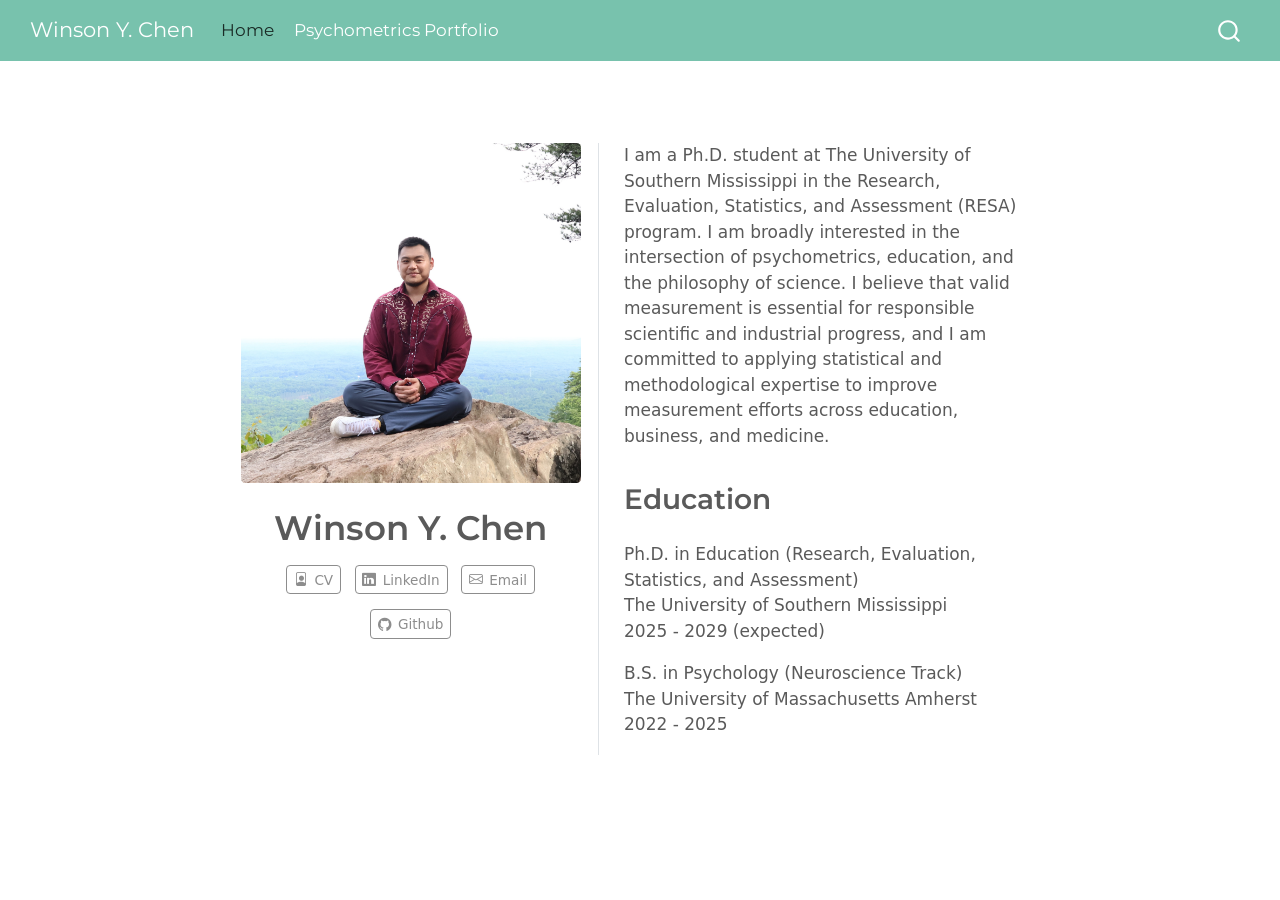
<file: docs/index.html>
<!DOCTYPE html>
<html xmlns="http://www.w3.org/1999/xhtml" lang="en" xml:lang="en"><head>

<meta charset="utf-8">
<meta name="generator" content="quarto-1.9.38">

<meta name="viewport" content="width=device-width, initial-scale=1.0, user-scalable=yes">


<title>Winson Y. Chen</title>
<style>
/* Default styles provided by pandoc.
** See https://pandoc.org/MANUAL.html#variables-for-html for config info.
*/
code{white-space: pre-wrap;}
span.smallcaps{font-variant: small-caps;}
div.columns{display: flex; gap: min(4vw, 1.5em);}
div.column{flex: auto; overflow-x: auto;}
div.hanging-indent{margin-left: 1.5em; text-indent: -1.5em;}
ul.task-list{list-style: none;}
ul.task-list li input[type="checkbox"] {
  width: 0.8em;
  margin: 0 0.8em 0.2em -1em; /* quarto-specific, see https://github.com/quarto-dev/quarto-cli/issues/4556 */ 
  vertical-align: middle;
}
</style>


<script src="site_libs/quarto-nav/quarto-nav.js"></script>
<script src="site_libs/quarto-nav/headroom.min.js"></script>
<script src="site_libs/clipboard/clipboard.min.js"></script>
<script src="site_libs/quarto-search/autocomplete.umd.js"></script>
<script src="site_libs/quarto-search/fuse.min.js"></script>
<script src="site_libs/quarto-search/quarto-search.js"></script>
<meta name="quarto:offset" content="./">
<script src="site_libs/quarto-html/quarto.js" type="module"></script>
<script src="site_libs/quarto-html/tabsets/tabsets.js" type="module"></script>
<script src="site_libs/quarto-html/popper.min.js"></script>
<script src="site_libs/quarto-html/tippy.umd.min.js"></script>
<link href="site_libs/quarto-html/tippy.css" rel="stylesheet">
<link href="site_libs/quarto-html/quarto-syntax-highlighting-de63f62b328812d8e578a4d74e282472.css" rel="stylesheet" id="quarto-text-highlighting-styles">
<script src="site_libs/bootstrap/bootstrap.min.js"></script>
<link href="site_libs/bootstrap/bootstrap-icons.css" rel="stylesheet">
<link href="site_libs/bootstrap/bootstrap-b0f478263e242d87cba2e1790d46822e.min.css" rel="stylesheet" append-hash="true" id="quarto-bootstrap" data-mode="light">
<script id="quarto-search-options" type="application/json">{
  "location": "navbar",
  "copy-button": false,
  "collapse-after": 3,
  "panel-placement": "end",
  "type": "overlay",
  "limit": 50,
  "keyboard-shortcut": [
    "f",
    "/",
    "s"
  ],
  "show-item-context": false,
  "language": {
    "search-no-results-text": "No results",
    "search-matching-documents-text": "matching documents",
    "search-copy-link-title": "Copy link to search",
    "search-hide-matches-text": "Hide additional matches",
    "search-more-match-text": "more match in this document",
    "search-more-matches-text": "more matches in this document",
    "search-clear-button-title": "Clear",
    "search-text-placeholder": "",
    "search-detached-cancel-button-title": "Cancel",
    "search-submit-button-title": "Submit",
    "search-label": "Search"
  }
}</script>


<link rel="stylesheet" href="styles.css">
</head>

<body class="nav-fixed fullcontent quarto-light">

<div id="quarto-search-results"></div>
  <header id="quarto-header" class="headroom fixed-top">
    <nav class="navbar navbar-expand-lg " data-bs-theme="dark">
      <div class="navbar-container container-fluid">
      <div class="navbar-brand-container mx-auto">
    <a class="navbar-brand" href="./index.html">
    <span class="navbar-title">Winson Y. Chen</span>
    </a>
  </div>
            <div id="quarto-search" class="" title="Search"></div>
          <button class="navbar-toggler" type="button" data-bs-toggle="collapse" data-bs-target="#navbarCollapse" aria-controls="navbarCollapse" role="menu" aria-expanded="false" aria-label="Toggle navigation" onclick="if (window.quartoToggleHeadroom) { window.quartoToggleHeadroom(); }">
  <span class="navbar-toggler-icon"></span>
</button>
          <div class="collapse navbar-collapse" id="navbarCollapse">
            <ul class="navbar-nav navbar-nav-scroll me-auto">
  <li class="nav-item">
    <a class="nav-link active" href="./index.html" aria-current="page"> 
<span class="menu-text">Home</span></a>
  </li>  
  <li class="nav-item">
    <a class="nav-link" href="./Psychometrics_Portfolio.html"> 
<span class="menu-text">Psychometrics Portfolio</span></a>
  </li>  
</ul>
          </div> <!-- /navcollapse -->
            <div class="quarto-navbar-tools">
</div>
      </div> <!-- /container-fluid -->
    </nav>
</header>
<!-- content -->
<div id="quarto-content" class="quarto-container page-columns page-rows-contents page-layout-article page-navbar">
<!-- sidebar -->
<!-- margin-sidebar -->
    
<!-- main -->
<main class="content" id="quarto-document-content">




<div class="quarto-about-trestles">
  <div class="about-entity">
    <img src="mountain_photo.jpg" class="about-image
  rounded " style="width: 20em;">
<header id="title-block-header" class="quarto-title-block default">
<div class="quarto-title">
<h1 class="title">Winson Y. Chen</h1>
</div>
<div class="quarto-title-meta">
  </div>
</header>
    <div class="about-links">
  <a href="" class="about-link" rel="" target="">
    <i class="bi bi-file-person"></i>
     <span class="about-link-text">CV</span>
  </a>
  <a href="https://www.linkedin.com/in/winsonychen" class="about-link" rel="" target="">
    <i class="bi bi-linkedin"></i>
     <span class="about-link-text">LinkedIn</span>
  </a>
  <a href="mailto:winsonychen@gmail.com" class="about-link" rel="" target="">
    <i class="bi bi-envelope"></i>
     <span class="about-link-text">Email</span>
  </a>
  <a href="https://github.com/wyck-psych" class="about-link" rel="" target="">
    <i class="bi bi-github"></i>
     <span class="about-link-text">Github</span>
  </a>
</div>
  </div>
  <div class="about-contents"><div id="hero-heading">
<p>I am a Ph.D.&nbsp;student at The University of Southern Mississippi in the Research, Evaluation, Statistics, and Assessment (RESA) program. I am broadly interested in the intersection of psychometrics, education, and the philosophy of science. I believe that valid measurement is essential for responsible scientific and industrial progress, and I am committed to applying statistical and methodological expertise to improve measurement efforts across education, business, and medicine.</p>
<section id="education" class="level2">
<h2 data-anchor-id="education">Education</h2>
<p>Ph.D.&nbsp;in Education (Research, Evaluation, Statistics, and Assessment)<br>
The University of Southern Mississippi<br>
2025 - 2029 (expected)</p>
<p>B.S. in Psychology (Neuroscience Track)<br>
The University of Massachusetts Amherst<br>
2022 - 2025</p>
</section>
</div></div>
</div>





</main> <!-- /main -->
<script id="quarto-html-after-body" type="application/javascript">
  window.document.addEventListener("DOMContentLoaded", function (event) {
    const isCodeAnnotation = (el) => {
      for (const clz of el.classList) {
        if (clz.startsWith('code-annotation-')) {                     
          return true;
        }
      }
      return false;
    }
    const onCopySuccess = function(e) {
      // button target
      const button = e.trigger;
      // don't keep focus
      button.blur();
      // flash "checked"
      button.classList.add('code-copy-button-checked');
      var currentTitle = button.getAttribute("title");
      button.setAttribute("title", "Copied!");
      let tooltip;
      if (window.bootstrap) {
        button.setAttribute("data-bs-toggle", "tooltip");
        button.setAttribute("data-bs-placement", "left");
        button.setAttribute("data-bs-title", "Copied!");
        tooltip = new bootstrap.Tooltip(button, 
          { trigger: "manual", 
            customClass: "code-copy-button-tooltip",
            offset: [0, -8]});
        tooltip.show();    
      }
      setTimeout(function() {
        if (tooltip) {
          tooltip.hide();
          button.removeAttribute("data-bs-title");
          button.removeAttribute("data-bs-toggle");
          button.removeAttribute("data-bs-placement");
        }
        button.setAttribute("title", currentTitle);
        button.classList.remove('code-copy-button-checked');
      }, 1000);
      // clear code selection
      e.clearSelection();
    }
    const getTextToCopy = function(trigger) {
      const outerScaffold = trigger.parentElement.cloneNode(true);
      const codeEl = outerScaffold.querySelector('code');
      for (const childEl of codeEl.children) {
        if (isCodeAnnotation(childEl)) {
          childEl.remove();
        }
      }
      return codeEl.innerText;
    }
    const clipboard = new window.ClipboardJS('.code-copy-button:not([data-in-quarto-modal])', {
      text: getTextToCopy
    });
    clipboard.on('success', onCopySuccess);
    if (window.document.getElementById('quarto-embedded-source-code-modal')) {
      const clipboardModal = new window.ClipboardJS('.code-copy-button[data-in-quarto-modal]', {
        text: getTextToCopy,
        container: window.document.getElementById('quarto-embedded-source-code-modal')
      });
      clipboardModal.on('success', onCopySuccess);
    }
      var localhostRegex = new RegExp(/^(?:http|https):\/\/localhost\:?[0-9]*\//);
      var mailtoRegex = new RegExp(/^mailto:/);
        var filterRegex = new RegExp('/' + window.location.host + '/');
      var isInternal = (href) => {
          return filterRegex.test(href) || localhostRegex.test(href) || mailtoRegex.test(href);
      }
      // Inspect non-navigation links and adorn them if external
     var links = window.document.querySelectorAll('a[href]:not(.nav-link):not(.navbar-brand):not(.toc-action):not(.sidebar-link):not(.sidebar-item-toggle):not(.pagination-link):not(.no-external):not([aria-hidden]):not(.dropdown-item):not(.quarto-navigation-tool):not(.about-link)');
      for (var i=0; i<links.length; i++) {
        const link = links[i];
        if (!isInternal(link.href)) {
          // undo the damage that might have been done by quarto-nav.js in the case of
          // links that we want to consider external
          if (link.dataset.originalHref !== undefined) {
            link.href = link.dataset.originalHref;
          }
        }
      }
    function tippyHover(el, contentFn, onTriggerFn, onUntriggerFn) {
      const config = {
        allowHTML: true,
        maxWidth: 500,
        delay: 100,
        arrow: false,
        appendTo: function(el) {
            return el.parentElement;
        },
        interactive: true,
        interactiveBorder: 10,
        theme: 'quarto',
        placement: 'bottom-start',
      };
      if (contentFn) {
        config.content = contentFn;
      }
      if (onTriggerFn) {
        config.onTrigger = onTriggerFn;
      }
      if (onUntriggerFn) {
        config.onUntrigger = onUntriggerFn;
      }
      window.tippy(el, config); 
    }
    const noterefs = window.document.querySelectorAll('a[role="doc-noteref"]');
    for (var i=0; i<noterefs.length; i++) {
      const ref = noterefs[i];
      tippyHover(ref, function() {
        // use id or data attribute instead here
        let href = ref.getAttribute('data-footnote-href') || ref.getAttribute('href');
        try { href = new URL(href).hash; } catch {}
        const id = href.replace(/^#\/?/, "");
        const note = window.document.getElementById(id);
        if (note) {
          return note.innerHTML;
        } else {
          return "";
        }
      });
    }
    const xrefs = window.document.querySelectorAll('a.quarto-xref');
    const processXRef = (id, note) => {
      // Strip column container classes
      const stripColumnClz = (el) => {
        el.classList.remove("page-full", "page-columns");
        if (el.children) {
          for (const child of el.children) {
            stripColumnClz(child);
          }
        }
      }
      stripColumnClz(note)
      if (id === null || id.startsWith('sec-')) {
        // Special case sections, only their first couple elements
        const container = document.createElement("div");
        if (note.children && note.children.length > 2) {
          container.appendChild(note.children[0].cloneNode(true));
          for (let i = 1; i < note.children.length; i++) {
            const child = note.children[i];
            if (child.tagName === "P" && child.innerText === "") {
              continue;
            } else {
              container.appendChild(child.cloneNode(true));
              break;
            }
          }
          if (window.Quarto?.typesetMath) {
            window.Quarto.typesetMath(container);
          }
          return container.innerHTML
        } else {
          if (window.Quarto?.typesetMath) {
            window.Quarto.typesetMath(note);
          }
          return note.innerHTML;
        }
      } else {
        // Remove any anchor links if they are present
        const anchorLink = note.querySelector('a.anchorjs-link');
        if (anchorLink) {
          anchorLink.remove();
        }
        if (window.Quarto?.typesetMath) {
          window.Quarto.typesetMath(note);
        }
        if (note.classList.contains("callout")) {
          return note.outerHTML;
        } else {
          return note.innerHTML;
        }
      }
    }
    for (var i=0; i<xrefs.length; i++) {
      const xref = xrefs[i];
      tippyHover(xref, undefined, function(instance) {
        instance.disable();
        let url = xref.getAttribute('href');
        let hash = undefined; 
        if (url.startsWith('#')) {
          hash = url;
        } else {
          try { hash = new URL(url).hash; } catch {}
        }
        if (hash) {
          const id = hash.replace(/^#\/?/, "");
          const note = window.document.getElementById(id);
          if (note !== null) {
            try {
              const html = processXRef(id, note.cloneNode(true));
              instance.setContent(html);
            } finally {
              instance.enable();
              instance.show();
            }
          } else {
            // See if we can fetch this
            fetch(url.split('#')[0])
            .then(res => res.text())
            .then(html => {
              const parser = new DOMParser();
              const htmlDoc = parser.parseFromString(html, "text/html");
              const note = htmlDoc.getElementById(id);
              if (note !== null) {
                const html = processXRef(id, note);
                instance.setContent(html);
              } 
            }).finally(() => {
              instance.enable();
              instance.show();
            });
          }
        } else {
          // See if we can fetch a full url (with no hash to target)
          // This is a special case and we should probably do some content thinning / targeting
          fetch(url)
          .then(res => res.text())
          .then(html => {
            const parser = new DOMParser();
            const htmlDoc = parser.parseFromString(html, "text/html");
            const note = htmlDoc.querySelector('main.content');
            if (note !== null) {
              // This should only happen for chapter cross references
              // (since there is no id in the URL)
              // remove the first header
              if (note.children.length > 0 && note.children[0].tagName === "HEADER") {
                note.children[0].remove();
              }
              const html = processXRef(null, note);
              instance.setContent(html);
            } 
          }).finally(() => {
            instance.enable();
            instance.show();
          });
        }
      }, function(instance) {
      });
    }
        let selectedAnnoteEl;
        const selectorForAnnotation = ( cell, annotation) => {
          let cellAttr = 'data-code-cell="' + cell + '"';
          let lineAttr = 'data-code-annotation="' +  annotation + '"';
          const selector = 'span[' + cellAttr + '][' + lineAttr + ']';
          return selector;
        }
        const selectCodeLines = (annoteEl) => {
          const doc = window.document;
          const targetCell = annoteEl.getAttribute("data-target-cell");
          const targetAnnotation = annoteEl.getAttribute("data-target-annotation");
          const annoteSpan = window.document.querySelector(selectorForAnnotation(targetCell, targetAnnotation));
          const lines = annoteSpan.getAttribute("data-code-lines").split(",");
          const lineIds = lines.map((line) => {
            return targetCell + "-" + line;
          })
          let top = null;
          let height = null;
          let parent = null;
          if (lineIds.length > 0) {
              //compute the position of the single el (top and bottom and make a div)
              const el = window.document.getElementById(lineIds[0]);
              top = el.offsetTop;
              height = el.offsetHeight;
              parent = el.parentElement.parentElement;
            if (lineIds.length > 1) {
              const lastEl = window.document.getElementById(lineIds[lineIds.length - 1]);
              const bottom = lastEl.offsetTop + lastEl.offsetHeight;
              height = bottom - top;
            }
            if (top !== null && height !== null && parent !== null) {
              // cook up a div (if necessary) and position it 
              let div = window.document.getElementById("code-annotation-line-highlight");
              if (div === null) {
                div = window.document.createElement("div");
                div.setAttribute("id", "code-annotation-line-highlight");
                div.style.position = 'absolute';
                parent.appendChild(div);
              }
              div.style.top = top - 2 + "px";
              div.style.height = height + 4 + "px";
              div.style.left = 0;
              let gutterDiv = window.document.getElementById("code-annotation-line-highlight-gutter");
              if (gutterDiv === null) {
                gutterDiv = window.document.createElement("div");
                gutterDiv.setAttribute("id", "code-annotation-line-highlight-gutter");
                gutterDiv.style.position = 'absolute';
                const codeCell = window.document.getElementById(targetCell);
                const gutter = codeCell.querySelector('.code-annotation-gutter');
                gutter.appendChild(gutterDiv);
              }
              gutterDiv.style.top = top - 2 + "px";
              gutterDiv.style.height = height + 4 + "px";
            }
            selectedAnnoteEl = annoteEl;
          }
        };
        const unselectCodeLines = () => {
          const elementsIds = ["code-annotation-line-highlight", "code-annotation-line-highlight-gutter"];
          elementsIds.forEach((elId) => {
            const div = window.document.getElementById(elId);
            if (div) {
              div.remove();
            }
          });
          selectedAnnoteEl = undefined;
        };
          // Handle positioning of the toggle
      window.addEventListener(
        "resize",
        throttle(() => {
          elRect = undefined;
          if (selectedAnnoteEl) {
            selectCodeLines(selectedAnnoteEl);
          }
        }, 10)
      );
      function throttle(fn, ms) {
      let throttle = false;
      let timer;
        return (...args) => {
          if(!throttle) { // first call gets through
              fn.apply(this, args);
              throttle = true;
          } else { // all the others get throttled
              if(timer) clearTimeout(timer); // cancel #2
              timer = setTimeout(() => {
                fn.apply(this, args);
                timer = throttle = false;
              }, ms);
          }
        };
      }
        // Attach click handler to the DT
        const annoteDls = window.document.querySelectorAll('dt[data-target-cell]');
        for (const annoteDlNode of annoteDls) {
          annoteDlNode.addEventListener('click', (event) => {
            const clickedEl = event.target;
            if (clickedEl !== selectedAnnoteEl) {
              unselectCodeLines();
              const activeEl = window.document.querySelector('dt[data-target-cell].code-annotation-active');
              if (activeEl) {
                activeEl.classList.remove('code-annotation-active');
              }
              selectCodeLines(clickedEl);
              clickedEl.classList.add('code-annotation-active');
            } else {
              // Unselect the line
              unselectCodeLines();
              clickedEl.classList.remove('code-annotation-active');
            }
          });
        }
    const findCites = (el) => {
      const parentEl = el.parentElement;
      if (parentEl) {
        const cites = parentEl.dataset.cites;
        if (cites) {
          return {
            el,
            cites: cites.split(' ')
          };
        } else {
          return findCites(el.parentElement)
        }
      } else {
        return undefined;
      }
    };
    var bibliorefs = window.document.querySelectorAll('a[role="doc-biblioref"]');
    for (var i=0; i<bibliorefs.length; i++) {
      const ref = bibliorefs[i];
      const citeInfo = findCites(ref);
      if (citeInfo) {
        tippyHover(citeInfo.el, function() {
          var popup = window.document.createElement('div');
          citeInfo.cites.forEach(function(cite) {
            var citeDiv = window.document.createElement('div');
            citeDiv.classList.add('hanging-indent');
            citeDiv.classList.add('csl-entry');
            var biblioDiv = window.document.getElementById('ref-' + cite);
            if (biblioDiv) {
              citeDiv.innerHTML = biblioDiv.innerHTML;
            }
            popup.appendChild(citeDiv);
          });
          return popup.innerHTML;
        });
      }
    }
  });
  </script>
</div> <!-- /content -->




</body></html>
</file>
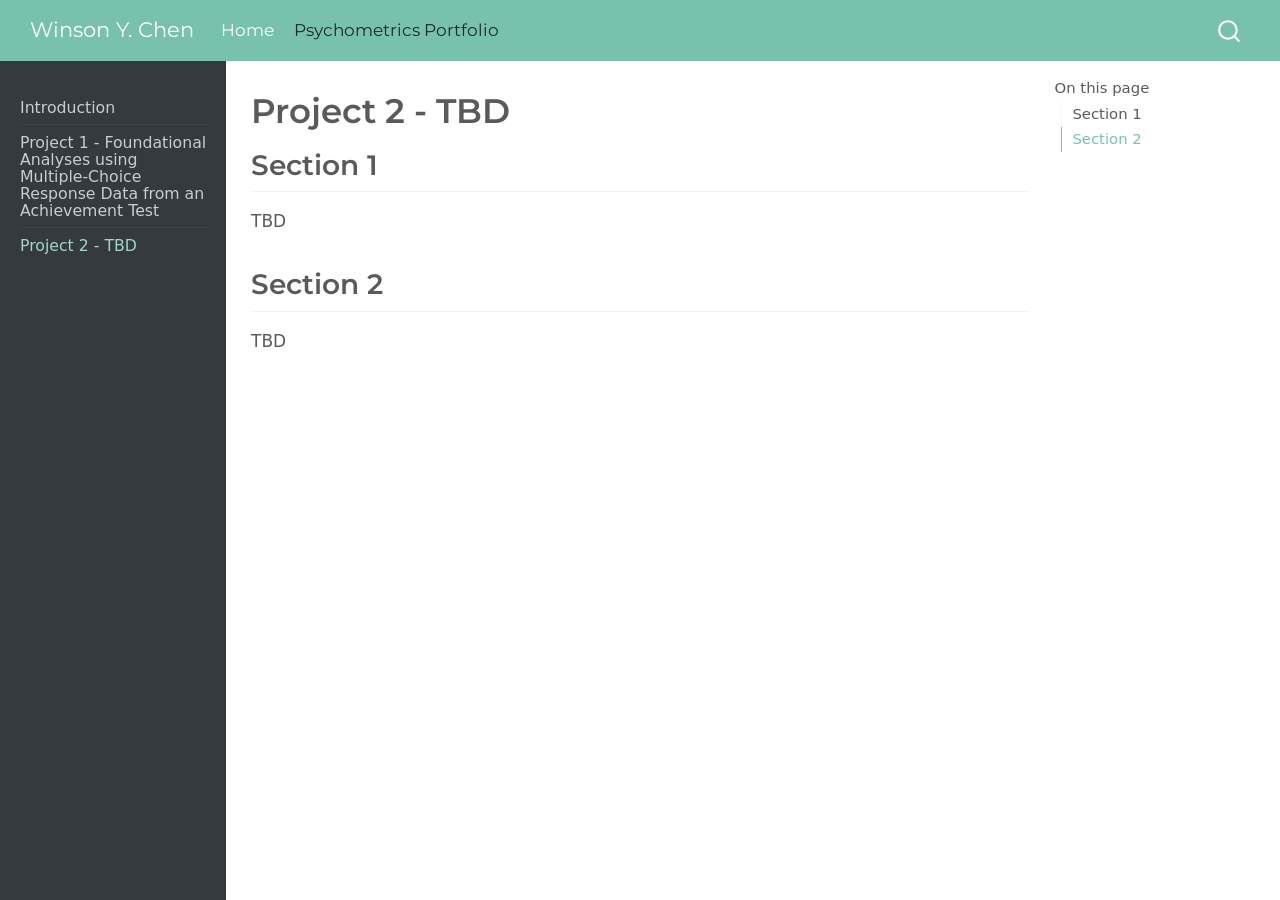
<file: docs/project_2.html>
<!DOCTYPE html>
<html xmlns="http://www.w3.org/1999/xhtml" lang="en" xml:lang="en"><head>

<meta charset="utf-8">
<meta name="generator" content="quarto-1.9.38">

<meta name="viewport" content="width=device-width, initial-scale=1.0, user-scalable=yes">


<title>Project 2 - TBD – Winson Y. Chen</title>
<style>
/* Default styles provided by pandoc.
** See https://pandoc.org/MANUAL.html#variables-for-html for config info.
*/
code{white-space: pre-wrap;}
span.smallcaps{font-variant: small-caps;}
div.columns{display: flex; gap: min(4vw, 1.5em);}
div.column{flex: auto; overflow-x: auto;}
div.hanging-indent{margin-left: 1.5em; text-indent: -1.5em;}
ul.task-list{list-style: none;}
ul.task-list li input[type="checkbox"] {
  width: 0.8em;
  margin: 0 0.8em 0.2em -1em; /* quarto-specific, see https://github.com/quarto-dev/quarto-cli/issues/4556 */ 
  vertical-align: middle;
}
</style>


<script src="site_libs/quarto-nav/quarto-nav.js"></script>
<script src="site_libs/quarto-nav/headroom.min.js"></script>
<script src="site_libs/clipboard/clipboard.min.js"></script>
<script src="site_libs/quarto-search/autocomplete.umd.js"></script>
<script src="site_libs/quarto-search/fuse.min.js"></script>
<script src="site_libs/quarto-search/quarto-search.js"></script>
<meta name="quarto:offset" content="./">
<script src="site_libs/quarto-html/quarto.js" type="module"></script>
<script src="site_libs/quarto-html/tabsets/tabsets.js" type="module"></script>
<script src="site_libs/quarto-html/popper.min.js"></script>
<script src="site_libs/quarto-html/tippy.umd.min.js"></script>
<script src="site_libs/quarto-html/anchor.min.js"></script>
<link href="site_libs/quarto-html/tippy.css" rel="stylesheet">
<link href="site_libs/quarto-html/quarto-syntax-highlighting-de63f62b328812d8e578a4d74e282472.css" rel="stylesheet" id="quarto-text-highlighting-styles">
<script src="site_libs/bootstrap/bootstrap.min.js"></script>
<link href="site_libs/bootstrap/bootstrap-icons.css" rel="stylesheet">
<link href="site_libs/bootstrap/bootstrap-b0f478263e242d87cba2e1790d46822e.min.css" rel="stylesheet" append-hash="true" id="quarto-bootstrap" data-mode="light">
<script id="quarto-search-options" type="application/json">{
  "location": "navbar",
  "copy-button": false,
  "collapse-after": 3,
  "panel-placement": "end",
  "type": "overlay",
  "limit": 50,
  "keyboard-shortcut": [
    "f",
    "/",
    "s"
  ],
  "show-item-context": false,
  "language": {
    "search-no-results-text": "No results",
    "search-matching-documents-text": "matching documents",
    "search-copy-link-title": "Copy link to search",
    "search-hide-matches-text": "Hide additional matches",
    "search-more-match-text": "more match in this document",
    "search-more-matches-text": "more matches in this document",
    "search-clear-button-title": "Clear",
    "search-text-placeholder": "",
    "search-detached-cancel-button-title": "Cancel",
    "search-submit-button-title": "Submit",
    "search-label": "Search"
  }
}</script>


<link rel="stylesheet" href="styles.css">
</head>

<body class="nav-sidebar docked nav-fixed quarto-light">

<div id="quarto-search-results"></div>
  <header id="quarto-header" class="headroom fixed-top">
    <nav class="navbar navbar-expand-lg " data-bs-theme="dark">
      <div class="navbar-container container-fluid">
      <div class="navbar-brand-container mx-auto">
    <a class="navbar-brand" href="./index.html">
    <span class="navbar-title">Winson Y. Chen</span>
    </a>
  </div>
            <div id="quarto-search" class="" title="Search"></div>
          <button class="navbar-toggler" type="button" data-bs-toggle="collapse" data-bs-target="#navbarCollapse" aria-controls="navbarCollapse" role="menu" aria-expanded="false" aria-label="Toggle navigation" onclick="if (window.quartoToggleHeadroom) { window.quartoToggleHeadroom(); }">
  <span class="navbar-toggler-icon"></span>
</button>
          <div class="collapse navbar-collapse" id="navbarCollapse">
            <ul class="navbar-nav navbar-nav-scroll me-auto">
  <li class="nav-item">
    <a class="nav-link" href="./index.html"> 
<span class="menu-text">Home</span></a>
  </li>  
  <li class="nav-item">
    <a class="nav-link active" href="./Psychometrics_Portfolio.html" aria-current="page"> 
<span class="menu-text">Psychometrics Portfolio</span></a>
  </li>  
</ul>
          </div> <!-- /navcollapse -->
            <div class="quarto-navbar-tools">
</div>
      </div> <!-- /container-fluid -->
    </nav>
  <nav class="quarto-secondary-nav">
    <div class="container-fluid d-flex">
      <button type="button" class="quarto-btn-toggle btn" data-bs-toggle="collapse" role="button" data-bs-target=".quarto-sidebar-collapse-item" aria-controls="quarto-sidebar" aria-expanded="false" aria-label="Toggle sidebar navigation" onclick="if (window.quartoToggleHeadroom) { window.quartoToggleHeadroom(); }">
        <i class="bi bi-layout-text-sidebar-reverse"></i>
      </button>
        <nav class="quarto-page-breadcrumbs" aria-label="breadcrumb"><ol class="breadcrumb"><li class="breadcrumb-item"><a href="./project_2.html">Project 2 - TBD</a></li></ol></nav>
        <a class="flex-grow-1" role="navigation" data-bs-toggle="collapse" data-bs-target=".quarto-sidebar-collapse-item" aria-controls="quarto-sidebar" aria-expanded="false" aria-label="Toggle sidebar navigation" onclick="if (window.quartoToggleHeadroom) { window.quartoToggleHeadroom(); }">      
        </a>
    </div>
  </nav>
</header>
<!-- content -->
<div id="quarto-content" class="quarto-container page-columns page-rows-contents page-layout-article page-navbar">
<!-- sidebar -->
  <nav id="quarto-sidebar" class="sidebar collapse collapse-horizontal quarto-sidebar-collapse-item sidebar-navigation docked overflow-auto">
    <div class="sidebar-menu-container"> 
    <ul class="list-unstyled mt-1">
        <li class="sidebar-item">
  <div class="sidebar-item-container"> 
  <a href="./Psychometrics_Portfolio.html" class="sidebar-item-text sidebar-link">
 <span class="menu-text">Introduction</span></a>
  </div>
</li>
        <li class="px-0"><hr class="sidebar-divider hi "></li>
        <li class="sidebar-item">
  <div class="sidebar-item-container"> 
  <a href="./project_1.html" class="sidebar-item-text sidebar-link">
 <span class="menu-text">Project 1 - Foundational Analyses using Multiple-Choice Response Data from an Achievement Test</span></a>
  </div>
</li>
        <li class="px-0"><hr class="sidebar-divider hi "></li>
        <li class="sidebar-item">
  <div class="sidebar-item-container"> 
  <a href="./project_2.html" class="sidebar-item-text sidebar-link active">
 <span class="menu-text">Project 2 - TBD</span></a>
  </div>
</li>
    </ul>
    </div>
</nav>
<div id="quarto-sidebar-glass" class="quarto-sidebar-collapse-item" data-bs-toggle="collapse" data-bs-target=".quarto-sidebar-collapse-item"></div>
<!-- margin-sidebar -->
    <div id="quarto-margin-sidebar" class="sidebar margin-sidebar">
        <nav id="TOC" role="doc-toc" class="toc-active">
    <h2 id="toc-title">On this page</h2>
   
  <ul>
  <li><a href="#section-1" id="toc-section-1" class="nav-link active" data-scroll-target="#section-1">Section 1</a></li>
  <li><a href="#section-2" id="toc-section-2" class="nav-link" data-scroll-target="#section-2">Section 2</a></li>
  </ul>
</nav>
    </div>
<!-- main -->
<main class="content" id="quarto-document-content">

<header id="title-block-header" class="quarto-title-block default">
<div class="quarto-title">
<h1 class="title">Project 2 - TBD</h1>
</div>



<div class="quarto-title-meta">

    
  
    
  </div>
  


</header>


<section id="section-1" class="level2">
<h2 class="anchored" data-anchor-id="section-1">Section 1</h2>
<p>TBD</p>
</section>
<section id="section-2" class="level2">
<h2 class="anchored" data-anchor-id="section-2">Section 2</h2>
<p>TBD</p>


</section>

</main> <!-- /main -->
<script id="quarto-html-after-body" type="application/javascript">
  window.document.addEventListener("DOMContentLoaded", function (event) {
    const icon = "";
    const anchorJS = new window.AnchorJS();
    anchorJS.options = {
      placement: 'right',
      icon: icon
    };
    anchorJS.add('.anchored');
    const isCodeAnnotation = (el) => {
      for (const clz of el.classList) {
        if (clz.startsWith('code-annotation-')) {                     
          return true;
        }
      }
      return false;
    }
    const onCopySuccess = function(e) {
      // button target
      const button = e.trigger;
      // don't keep focus
      button.blur();
      // flash "checked"
      button.classList.add('code-copy-button-checked');
      var currentTitle = button.getAttribute("title");
      button.setAttribute("title", "Copied!");
      let tooltip;
      if (window.bootstrap) {
        button.setAttribute("data-bs-toggle", "tooltip");
        button.setAttribute("data-bs-placement", "left");
        button.setAttribute("data-bs-title", "Copied!");
        tooltip = new bootstrap.Tooltip(button, 
          { trigger: "manual", 
            customClass: "code-copy-button-tooltip",
            offset: [0, -8]});
        tooltip.show();    
      }
      setTimeout(function() {
        if (tooltip) {
          tooltip.hide();
          button.removeAttribute("data-bs-title");
          button.removeAttribute("data-bs-toggle");
          button.removeAttribute("data-bs-placement");
        }
        button.setAttribute("title", currentTitle);
        button.classList.remove('code-copy-button-checked');
      }, 1000);
      // clear code selection
      e.clearSelection();
    }
    const getTextToCopy = function(trigger) {
      const outerScaffold = trigger.parentElement.cloneNode(true);
      const codeEl = outerScaffold.querySelector('code');
      for (const childEl of codeEl.children) {
        if (isCodeAnnotation(childEl)) {
          childEl.remove();
        }
      }
      return codeEl.innerText;
    }
    const clipboard = new window.ClipboardJS('.code-copy-button:not([data-in-quarto-modal])', {
      text: getTextToCopy
    });
    clipboard.on('success', onCopySuccess);
    if (window.document.getElementById('quarto-embedded-source-code-modal')) {
      const clipboardModal = new window.ClipboardJS('.code-copy-button[data-in-quarto-modal]', {
        text: getTextToCopy,
        container: window.document.getElementById('quarto-embedded-source-code-modal')
      });
      clipboardModal.on('success', onCopySuccess);
    }
      var localhostRegex = new RegExp(/^(?:http|https):\/\/localhost\:?[0-9]*\//);
      var mailtoRegex = new RegExp(/^mailto:/);
        var filterRegex = new RegExp('/' + window.location.host + '/');
      var isInternal = (href) => {
          return filterRegex.test(href) || localhostRegex.test(href) || mailtoRegex.test(href);
      }
      // Inspect non-navigation links and adorn them if external
     var links = window.document.querySelectorAll('a[href]:not(.nav-link):not(.navbar-brand):not(.toc-action):not(.sidebar-link):not(.sidebar-item-toggle):not(.pagination-link):not(.no-external):not([aria-hidden]):not(.dropdown-item):not(.quarto-navigation-tool):not(.about-link)');
      for (var i=0; i<links.length; i++) {
        const link = links[i];
        if (!isInternal(link.href)) {
          // undo the damage that might have been done by quarto-nav.js in the case of
          // links that we want to consider external
          if (link.dataset.originalHref !== undefined) {
            link.href = link.dataset.originalHref;
          }
        }
      }
    function tippyHover(el, contentFn, onTriggerFn, onUntriggerFn) {
      const config = {
        allowHTML: true,
        maxWidth: 500,
        delay: 100,
        arrow: false,
        appendTo: function(el) {
            return el.parentElement;
        },
        interactive: true,
        interactiveBorder: 10,
        theme: 'quarto',
        placement: 'bottom-start',
      };
      if (contentFn) {
        config.content = contentFn;
      }
      if (onTriggerFn) {
        config.onTrigger = onTriggerFn;
      }
      if (onUntriggerFn) {
        config.onUntrigger = onUntriggerFn;
      }
      window.tippy(el, config); 
    }
    const noterefs = window.document.querySelectorAll('a[role="doc-noteref"]');
    for (var i=0; i<noterefs.length; i++) {
      const ref = noterefs[i];
      tippyHover(ref, function() {
        // use id or data attribute instead here
        let href = ref.getAttribute('data-footnote-href') || ref.getAttribute('href');
        try { href = new URL(href).hash; } catch {}
        const id = href.replace(/^#\/?/, "");
        const note = window.document.getElementById(id);
        if (note) {
          return note.innerHTML;
        } else {
          return "";
        }
      });
    }
    const xrefs = window.document.querySelectorAll('a.quarto-xref');
    const processXRef = (id, note) => {
      // Strip column container classes
      const stripColumnClz = (el) => {
        el.classList.remove("page-full", "page-columns");
        if (el.children) {
          for (const child of el.children) {
            stripColumnClz(child);
          }
        }
      }
      stripColumnClz(note)
      if (id === null || id.startsWith('sec-')) {
        // Special case sections, only their first couple elements
        const container = document.createElement("div");
        if (note.children && note.children.length > 2) {
          container.appendChild(note.children[0].cloneNode(true));
          for (let i = 1; i < note.children.length; i++) {
            const child = note.children[i];
            if (child.tagName === "P" && child.innerText === "") {
              continue;
            } else {
              container.appendChild(child.cloneNode(true));
              break;
            }
          }
          if (window.Quarto?.typesetMath) {
            window.Quarto.typesetMath(container);
          }
          return container.innerHTML
        } else {
          if (window.Quarto?.typesetMath) {
            window.Quarto.typesetMath(note);
          }
          return note.innerHTML;
        }
      } else {
        // Remove any anchor links if they are present
        const anchorLink = note.querySelector('a.anchorjs-link');
        if (anchorLink) {
          anchorLink.remove();
        }
        if (window.Quarto?.typesetMath) {
          window.Quarto.typesetMath(note);
        }
        if (note.classList.contains("callout")) {
          return note.outerHTML;
        } else {
          return note.innerHTML;
        }
      }
    }
    for (var i=0; i<xrefs.length; i++) {
      const xref = xrefs[i];
      tippyHover(xref, undefined, function(instance) {
        instance.disable();
        let url = xref.getAttribute('href');
        let hash = undefined; 
        if (url.startsWith('#')) {
          hash = url;
        } else {
          try { hash = new URL(url).hash; } catch {}
        }
        if (hash) {
          const id = hash.replace(/^#\/?/, "");
          const note = window.document.getElementById(id);
          if (note !== null) {
            try {
              const html = processXRef(id, note.cloneNode(true));
              instance.setContent(html);
            } finally {
              instance.enable();
              instance.show();
            }
          } else {
            // See if we can fetch this
            fetch(url.split('#')[0])
            .then(res => res.text())
            .then(html => {
              const parser = new DOMParser();
              const htmlDoc = parser.parseFromString(html, "text/html");
              const note = htmlDoc.getElementById(id);
              if (note !== null) {
                const html = processXRef(id, note);
                instance.setContent(html);
              } 
            }).finally(() => {
              instance.enable();
              instance.show();
            });
          }
        } else {
          // See if we can fetch a full url (with no hash to target)
          // This is a special case and we should probably do some content thinning / targeting
          fetch(url)
          .then(res => res.text())
          .then(html => {
            const parser = new DOMParser();
            const htmlDoc = parser.parseFromString(html, "text/html");
            const note = htmlDoc.querySelector('main.content');
            if (note !== null) {
              // This should only happen for chapter cross references
              // (since there is no id in the URL)
              // remove the first header
              if (note.children.length > 0 && note.children[0].tagName === "HEADER") {
                note.children[0].remove();
              }
              const html = processXRef(null, note);
              instance.setContent(html);
            } 
          }).finally(() => {
            instance.enable();
            instance.show();
          });
        }
      }, function(instance) {
      });
    }
        let selectedAnnoteEl;
        const selectorForAnnotation = ( cell, annotation) => {
          let cellAttr = 'data-code-cell="' + cell + '"';
          let lineAttr = 'data-code-annotation="' +  annotation + '"';
          const selector = 'span[' + cellAttr + '][' + lineAttr + ']';
          return selector;
        }
        const selectCodeLines = (annoteEl) => {
          const doc = window.document;
          const targetCell = annoteEl.getAttribute("data-target-cell");
          const targetAnnotation = annoteEl.getAttribute("data-target-annotation");
          const annoteSpan = window.document.querySelector(selectorForAnnotation(targetCell, targetAnnotation));
          const lines = annoteSpan.getAttribute("data-code-lines").split(",");
          const lineIds = lines.map((line) => {
            return targetCell + "-" + line;
          })
          let top = null;
          let height = null;
          let parent = null;
          if (lineIds.length > 0) {
              //compute the position of the single el (top and bottom and make a div)
              const el = window.document.getElementById(lineIds[0]);
              top = el.offsetTop;
              height = el.offsetHeight;
              parent = el.parentElement.parentElement;
            if (lineIds.length > 1) {
              const lastEl = window.document.getElementById(lineIds[lineIds.length - 1]);
              const bottom = lastEl.offsetTop + lastEl.offsetHeight;
              height = bottom - top;
            }
            if (top !== null && height !== null && parent !== null) {
              // cook up a div (if necessary) and position it 
              let div = window.document.getElementById("code-annotation-line-highlight");
              if (div === null) {
                div = window.document.createElement("div");
                div.setAttribute("id", "code-annotation-line-highlight");
                div.style.position = 'absolute';
                parent.appendChild(div);
              }
              div.style.top = top - 2 + "px";
              div.style.height = height + 4 + "px";
              div.style.left = 0;
              let gutterDiv = window.document.getElementById("code-annotation-line-highlight-gutter");
              if (gutterDiv === null) {
                gutterDiv = window.document.createElement("div");
                gutterDiv.setAttribute("id", "code-annotation-line-highlight-gutter");
                gutterDiv.style.position = 'absolute';
                const codeCell = window.document.getElementById(targetCell);
                const gutter = codeCell.querySelector('.code-annotation-gutter');
                gutter.appendChild(gutterDiv);
              }
              gutterDiv.style.top = top - 2 + "px";
              gutterDiv.style.height = height + 4 + "px";
            }
            selectedAnnoteEl = annoteEl;
          }
        };
        const unselectCodeLines = () => {
          const elementsIds = ["code-annotation-line-highlight", "code-annotation-line-highlight-gutter"];
          elementsIds.forEach((elId) => {
            const div = window.document.getElementById(elId);
            if (div) {
              div.remove();
            }
          });
          selectedAnnoteEl = undefined;
        };
          // Handle positioning of the toggle
      window.addEventListener(
        "resize",
        throttle(() => {
          elRect = undefined;
          if (selectedAnnoteEl) {
            selectCodeLines(selectedAnnoteEl);
          }
        }, 10)
      );
      function throttle(fn, ms) {
      let throttle = false;
      let timer;
        return (...args) => {
          if(!throttle) { // first call gets through
              fn.apply(this, args);
              throttle = true;
          } else { // all the others get throttled
              if(timer) clearTimeout(timer); // cancel #2
              timer = setTimeout(() => {
                fn.apply(this, args);
                timer = throttle = false;
              }, ms);
          }
        };
      }
        // Attach click handler to the DT
        const annoteDls = window.document.querySelectorAll('dt[data-target-cell]');
        for (const annoteDlNode of annoteDls) {
          annoteDlNode.addEventListener('click', (event) => {
            const clickedEl = event.target;
            if (clickedEl !== selectedAnnoteEl) {
              unselectCodeLines();
              const activeEl = window.document.querySelector('dt[data-target-cell].code-annotation-active');
              if (activeEl) {
                activeEl.classList.remove('code-annotation-active');
              }
              selectCodeLines(clickedEl);
              clickedEl.classList.add('code-annotation-active');
            } else {
              // Unselect the line
              unselectCodeLines();
              clickedEl.classList.remove('code-annotation-active');
            }
          });
        }
    const findCites = (el) => {
      const parentEl = el.parentElement;
      if (parentEl) {
        const cites = parentEl.dataset.cites;
        if (cites) {
          return {
            el,
            cites: cites.split(' ')
          };
        } else {
          return findCites(el.parentElement)
        }
      } else {
        return undefined;
      }
    };
    var bibliorefs = window.document.querySelectorAll('a[role="doc-biblioref"]');
    for (var i=0; i<bibliorefs.length; i++) {
      const ref = bibliorefs[i];
      const citeInfo = findCites(ref);
      if (citeInfo) {
        tippyHover(citeInfo.el, function() {
          var popup = window.document.createElement('div');
          citeInfo.cites.forEach(function(cite) {
            var citeDiv = window.document.createElement('div');
            citeDiv.classList.add('hanging-indent');
            citeDiv.classList.add('csl-entry');
            var biblioDiv = window.document.getElementById('ref-' + cite);
            if (biblioDiv) {
              citeDiv.innerHTML = biblioDiv.innerHTML;
            }
            popup.appendChild(citeDiv);
          });
          return popup.innerHTML;
        });
      }
    }
  });
  </script>
</div> <!-- /content -->




</body></html>
</file>
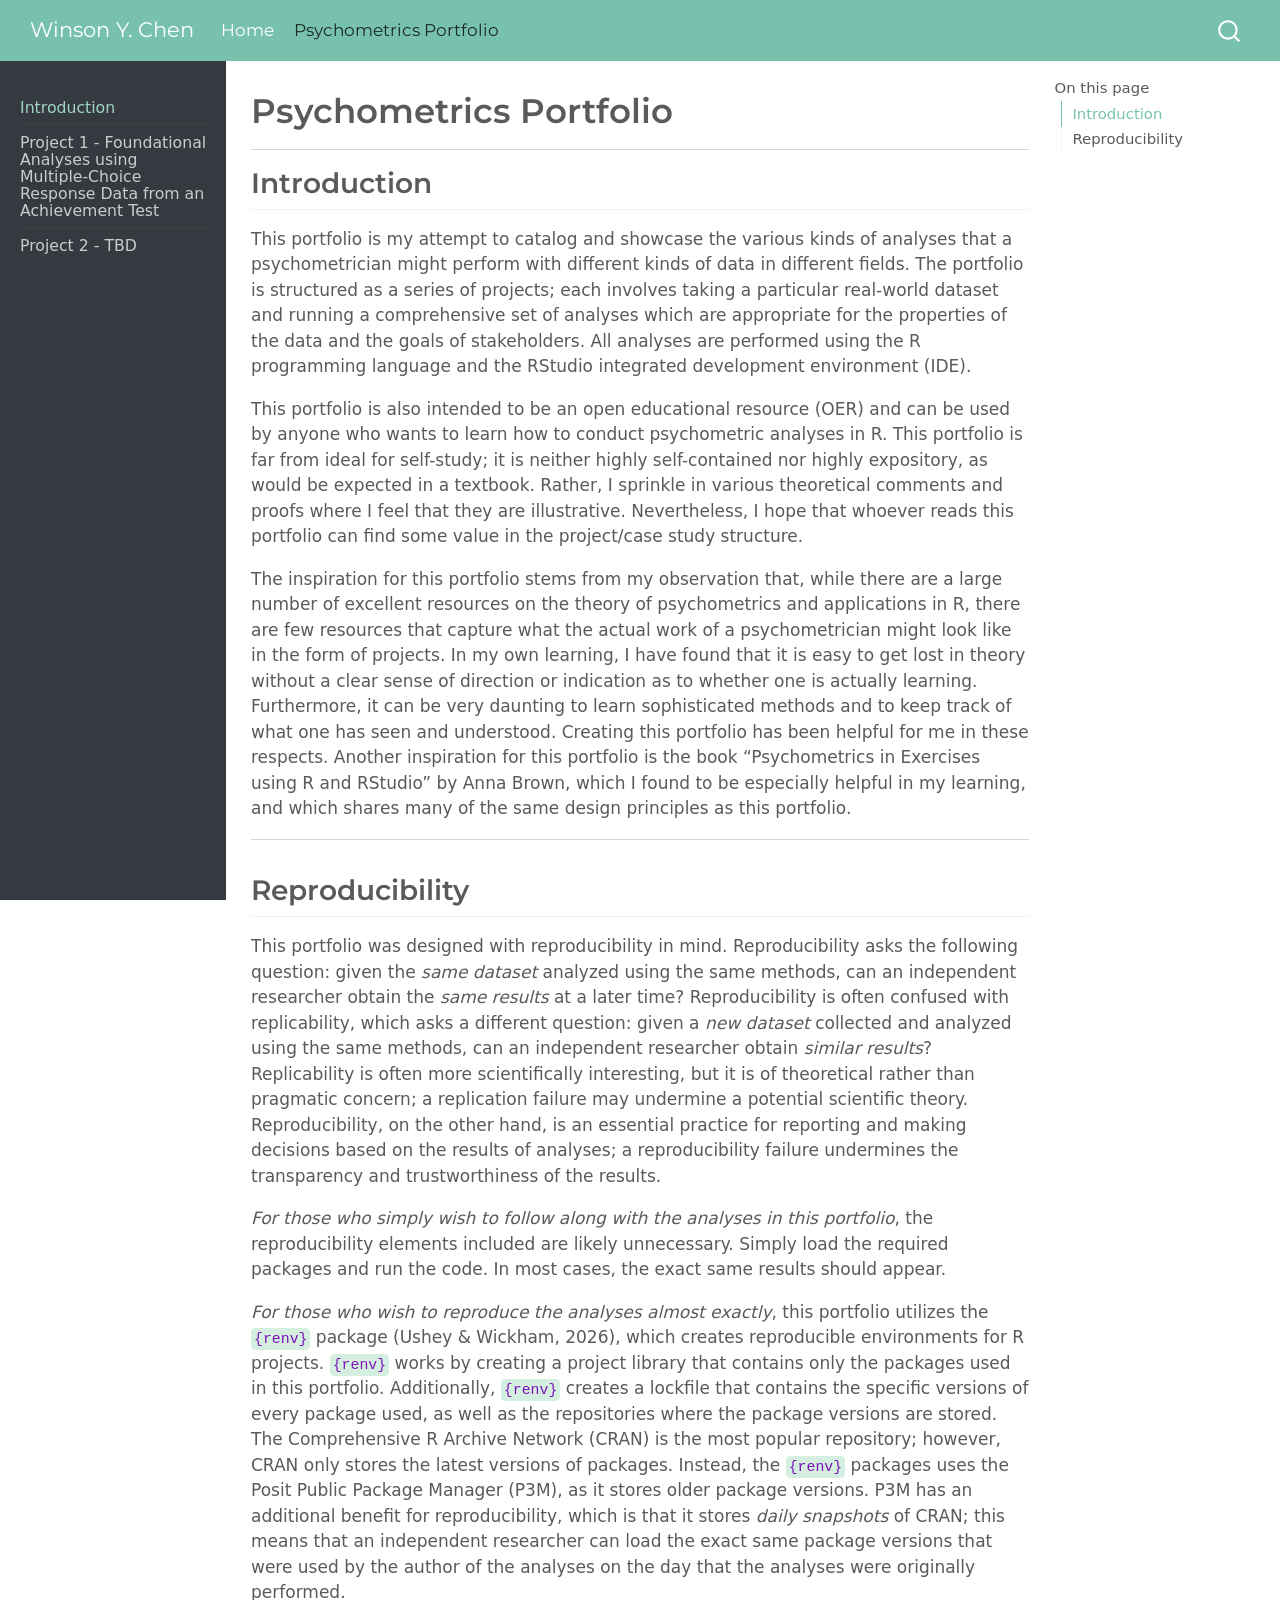
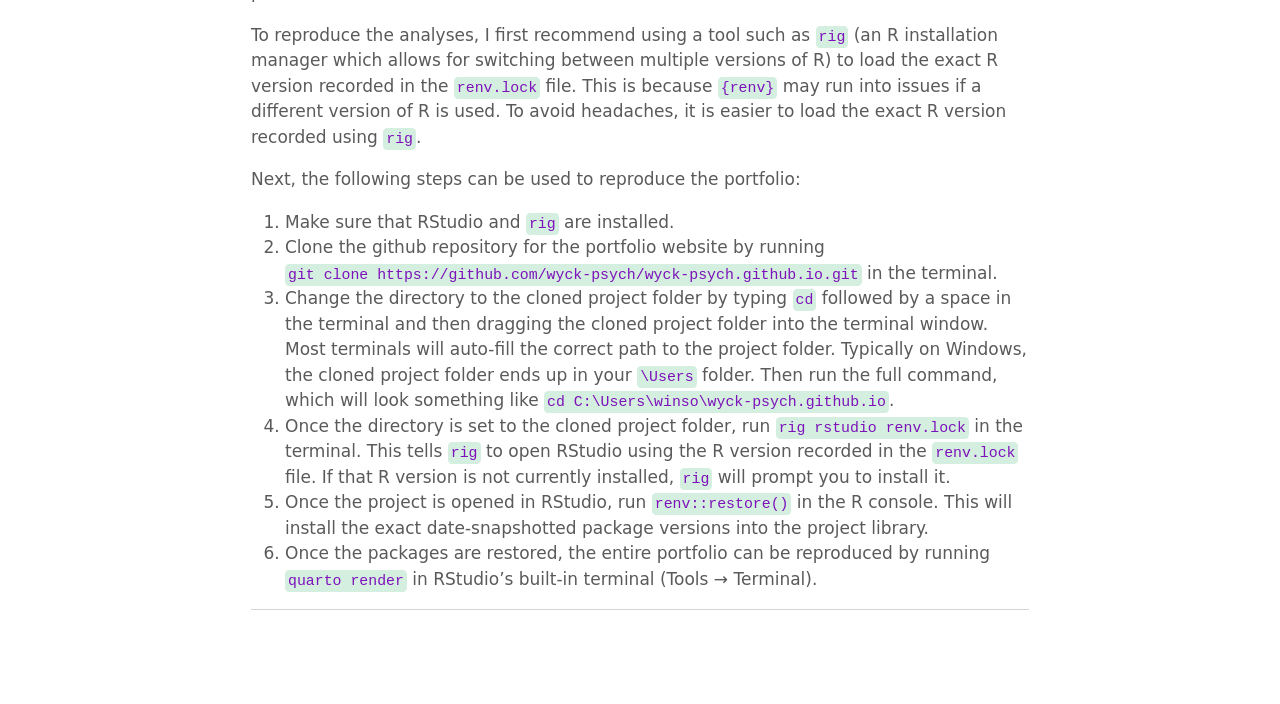
<file: docs/Psychometrics_Portfolio.html>
<!DOCTYPE html>
<html xmlns="http://www.w3.org/1999/xhtml" lang="en" xml:lang="en"><head>

<meta charset="utf-8">
<meta name="generator" content="quarto-1.9.38">

<meta name="viewport" content="width=device-width, initial-scale=1.0, user-scalable=yes">


<title>Psychometrics Portfolio – Winson Y. Chen</title>
<style>
/* Default styles provided by pandoc.
** See https://pandoc.org/MANUAL.html#variables-for-html for config info.
*/
code{white-space: pre-wrap;}
span.smallcaps{font-variant: small-caps;}
div.columns{display: flex; gap: min(4vw, 1.5em);}
div.column{flex: auto; overflow-x: auto;}
div.hanging-indent{margin-left: 1.5em; text-indent: -1.5em;}
ul.task-list{list-style: none;}
ul.task-list li input[type="checkbox"] {
  width: 0.8em;
  margin: 0 0.8em 0.2em -1em; /* quarto-specific, see https://github.com/quarto-dev/quarto-cli/issues/4556 */ 
  vertical-align: middle;
}
</style>


<script src="site_libs/quarto-nav/quarto-nav.js"></script>
<script src="site_libs/quarto-nav/headroom.min.js"></script>
<script src="site_libs/clipboard/clipboard.min.js"></script>
<script src="site_libs/quarto-search/autocomplete.umd.js"></script>
<script src="site_libs/quarto-search/fuse.min.js"></script>
<script src="site_libs/quarto-search/quarto-search.js"></script>
<meta name="quarto:offset" content="./">
<script src="site_libs/quarto-html/quarto.js" type="module"></script>
<script src="site_libs/quarto-html/tabsets/tabsets.js" type="module"></script>
<script src="site_libs/quarto-html/popper.min.js"></script>
<script src="site_libs/quarto-html/tippy.umd.min.js"></script>
<script src="site_libs/quarto-html/anchor.min.js"></script>
<link href="site_libs/quarto-html/tippy.css" rel="stylesheet">
<link href="site_libs/quarto-html/quarto-syntax-highlighting-de63f62b328812d8e578a4d74e282472.css" rel="stylesheet" id="quarto-text-highlighting-styles">
<script src="site_libs/bootstrap/bootstrap.min.js"></script>
<link href="site_libs/bootstrap/bootstrap-icons.css" rel="stylesheet">
<link href="site_libs/bootstrap/bootstrap-b0f478263e242d87cba2e1790d46822e.min.css" rel="stylesheet" append-hash="true" id="quarto-bootstrap" data-mode="light">
<script id="quarto-search-options" type="application/json">{
  "location": "navbar",
  "copy-button": false,
  "collapse-after": 3,
  "panel-placement": "end",
  "type": "overlay",
  "limit": 50,
  "keyboard-shortcut": [
    "f",
    "/",
    "s"
  ],
  "show-item-context": false,
  "language": {
    "search-no-results-text": "No results",
    "search-matching-documents-text": "matching documents",
    "search-copy-link-title": "Copy link to search",
    "search-hide-matches-text": "Hide additional matches",
    "search-more-match-text": "more match in this document",
    "search-more-matches-text": "more matches in this document",
    "search-clear-button-title": "Clear",
    "search-text-placeholder": "",
    "search-detached-cancel-button-title": "Cancel",
    "search-submit-button-title": "Submit",
    "search-label": "Search"
  }
}</script>


<link rel="stylesheet" href="styles.css">
</head>

<body class="nav-sidebar docked nav-fixed quarto-light">

<div id="quarto-search-results"></div>
  <header id="quarto-header" class="headroom fixed-top">
    <nav class="navbar navbar-expand-lg " data-bs-theme="dark">
      <div class="navbar-container container-fluid">
      <div class="navbar-brand-container mx-auto">
    <a class="navbar-brand" href="./index.html">
    <span class="navbar-title">Winson Y. Chen</span>
    </a>
  </div>
            <div id="quarto-search" class="" title="Search"></div>
          <button class="navbar-toggler" type="button" data-bs-toggle="collapse" data-bs-target="#navbarCollapse" aria-controls="navbarCollapse" role="menu" aria-expanded="false" aria-label="Toggle navigation" onclick="if (window.quartoToggleHeadroom) { window.quartoToggleHeadroom(); }">
  <span class="navbar-toggler-icon"></span>
</button>
          <div class="collapse navbar-collapse" id="navbarCollapse">
            <ul class="navbar-nav navbar-nav-scroll me-auto">
  <li class="nav-item">
    <a class="nav-link" href="./index.html"> 
<span class="menu-text">Home</span></a>
  </li>  
  <li class="nav-item">
    <a class="nav-link active" href="./Psychometrics_Portfolio.html" aria-current="page"> 
<span class="menu-text">Psychometrics Portfolio</span></a>
  </li>  
</ul>
          </div> <!-- /navcollapse -->
            <div class="quarto-navbar-tools">
</div>
      </div> <!-- /container-fluid -->
    </nav>
  <nav class="quarto-secondary-nav">
    <div class="container-fluid d-flex">
      <button type="button" class="quarto-btn-toggle btn" data-bs-toggle="collapse" role="button" data-bs-target=".quarto-sidebar-collapse-item" aria-controls="quarto-sidebar" aria-expanded="false" aria-label="Toggle sidebar navigation" onclick="if (window.quartoToggleHeadroom) { window.quartoToggleHeadroom(); }">
        <i class="bi bi-layout-text-sidebar-reverse"></i>
      </button>
        <nav class="quarto-page-breadcrumbs" aria-label="breadcrumb"><ol class="breadcrumb"><li class="breadcrumb-item"><a href="./Psychometrics_Portfolio.html">Introduction</a></li></ol></nav>
        <a class="flex-grow-1" role="navigation" data-bs-toggle="collapse" data-bs-target=".quarto-sidebar-collapse-item" aria-controls="quarto-sidebar" aria-expanded="false" aria-label="Toggle sidebar navigation" onclick="if (window.quartoToggleHeadroom) { window.quartoToggleHeadroom(); }">      
        </a>
    </div>
  </nav>
</header>
<!-- content -->
<div id="quarto-content" class="quarto-container page-columns page-rows-contents page-layout-article page-navbar">
<!-- sidebar -->
  <nav id="quarto-sidebar" class="sidebar collapse collapse-horizontal quarto-sidebar-collapse-item sidebar-navigation docked overflow-auto">
    <div class="sidebar-menu-container"> 
    <ul class="list-unstyled mt-1">
        <li class="sidebar-item">
  <div class="sidebar-item-container"> 
  <a href="./Psychometrics_Portfolio.html" class="sidebar-item-text sidebar-link active">
 <span class="menu-text">Introduction</span></a>
  </div>
</li>
        <li class="px-0"><hr class="sidebar-divider hi "></li>
        <li class="sidebar-item">
  <div class="sidebar-item-container"> 
  <a href="./project_1.html" class="sidebar-item-text sidebar-link">
 <span class="menu-text">Project 1 - Foundational Analyses using Multiple-Choice Response Data from an Achievement Test</span></a>
  </div>
</li>
        <li class="px-0"><hr class="sidebar-divider hi "></li>
        <li class="sidebar-item">
  <div class="sidebar-item-container"> 
  <a href="./project_2.html" class="sidebar-item-text sidebar-link">
 <span class="menu-text">Project 2 - TBD</span></a>
  </div>
</li>
    </ul>
    </div>
</nav>
<div id="quarto-sidebar-glass" class="quarto-sidebar-collapse-item" data-bs-toggle="collapse" data-bs-target=".quarto-sidebar-collapse-item"></div>
<!-- margin-sidebar -->
    <div id="quarto-margin-sidebar" class="sidebar margin-sidebar">
        <nav id="TOC" role="doc-toc" class="toc-active">
    <h2 id="toc-title">On this page</h2>
   
  <ul>
  <li><a href="#introduction" id="toc-introduction" class="nav-link active" data-scroll-target="#introduction">Introduction</a></li>
  <li><a href="#reproducibility" id="toc-reproducibility" class="nav-link" data-scroll-target="#reproducibility">Reproducibility</a></li>
  </ul>
</nav>
    </div>
<!-- main -->
<main class="content" id="quarto-document-content">

<header id="title-block-header" class="quarto-title-block default">
<div class="quarto-title">
<h1 class="title">Psychometrics Portfolio</h1>
</div>



<div class="quarto-title-meta">

    
  
    
  </div>
  


</header>


<hr>
<section id="introduction" class="level2">
<h2 class="anchored" data-anchor-id="introduction">Introduction</h2>
<p>This portfolio is my attempt to catalog and showcase the various kinds of analyses that a psychometrician might perform with different kinds of data in different fields. The portfolio is structured as a series of projects; each involves taking a particular real-world dataset and running a comprehensive set of analyses which are appropriate for the properties of the data and the goals of stakeholders. All analyses are performed using the R programming language and the RStudio integrated development environment (IDE).</p>
<p>This portfolio is also intended to be an open educational resource (OER) and can be used by anyone who wants to learn how to conduct psychometric analyses in R. This portfolio is far from ideal for self-study; it is neither highly self-contained nor highly expository, as would be expected in a textbook. Rather, I sprinkle in various theoretical comments and proofs where I feel that they are illustrative. Nevertheless, I hope that whoever reads this portfolio can find some value in the project/case study structure.</p>
<p>The inspiration for this portfolio stems from my observation that, while there are a large number of excellent resources on the theory of psychometrics and applications in R, there are few resources that capture what the actual work of a psychometrician might look like in the form of projects. In my own learning, I have found that it is easy to get lost in theory without a clear sense of direction or indication as to whether one is actually learning. Furthermore, it can be very daunting to learn sophisticated methods and to keep track of what one has seen and understood. Creating this portfolio has been helpful for me in these respects. Another inspiration for this portfolio is the book “Psychometrics in Exercises using R and RStudio” by Anna Brown, which I found to be especially helpful in my learning, and which shares many of the same design principles as this portfolio.</p>
<hr>
</section>
<section id="reproducibility" class="level2">
<h2 class="anchored" data-anchor-id="reproducibility">Reproducibility</h2>
<p>This portfolio was designed with reproducibility in mind. Reproducibility asks the following question: given the <em>same dataset</em> analyzed using the same methods, can an independent researcher obtain the <em>same results</em> at a later time? Reproducibility is often confused with replicability, which asks a different question: given a <em>new dataset</em> collected and analyzed using the same methods, can an independent researcher obtain <em>similar results</em>? Replicability is often more scientifically interesting, but it is of theoretical rather than pragmatic concern; a replication failure may undermine a potential scientific theory. Reproducibility, on the other hand, is an essential practice for reporting and making decisions based on the results of analyses; a reproducibility failure undermines the transparency and trustworthiness of the results.</p>
<p><em>For those who simply wish to follow along with the analyses in this portfolio</em>, the reproducibility elements included are likely unnecessary. Simply load the required packages and run the code. In most cases, the exact same results should appear.</p>
<p><em>For those who wish to reproduce the analyses almost exactly</em>, this portfolio utilizes the <code>{renv}</code> package (Ushey &amp; Wickham, 2026), which creates reproducible environments for R projects. <code>{renv}</code> works by creating a project library that contains only the packages used in this portfolio. Additionally, <code>{renv}</code> creates a lockfile that contains the specific versions of every package used, as well as the repositories where the package versions are stored. The Comprehensive R Archive Network (CRAN) is the most popular repository; however, CRAN only stores the latest versions of packages. Instead, the <code>{renv}</code> packages uses the Posit Public Package Manager (P3M), as it stores older package versions. P3M has an additional benefit for reproducibility, which is that it stores <em>daily snapshots</em> of CRAN; this means that an independent researcher can load the exact same package versions that were used by the author of the analyses on the day that the analyses were originally performed.</p>
<p>To reproduce the analyses, I first recommend using a tool such as <code>rig</code> (an R installation manager which allows for switching between multiple versions of R) to load the exact R version recorded in the <code>renv.lock</code> file. This is because <code>{renv}</code> may run into issues if a different version of R is used. To avoid headaches, it is easier to load the exact R version recorded using <code>rig</code>.</p>
<p>Next, the following steps can be used to reproduce the portfolio:</p>
<ol type="1">
<li>Make sure that RStudio and <code>rig</code> are installed.</li>
<li>Clone the github repository for the portfolio website by running <code>git clone https://github.com/wyck-psych/wyck-psych.github.io.git</code> in the terminal.</li>
<li>Change the directory to the cloned project folder by typing <code>cd</code> followed by a space in the terminal and then dragging the cloned project folder into the terminal window. Most terminals will auto-fill the correct path to the project folder. Typically on Windows, the cloned project folder ends up in your <code>\Users</code> folder. Then run the full command, which will look something like <code>cd C:\Users\winso\wyck-psych.github.io</code>.</li>
<li>Once the directory is set to the cloned project folder, run <code>rig rstudio renv.lock</code> in the terminal. This tells <code>rig</code> to open RStudio using the R version recorded in the <code>renv.lock</code> file. If that R version is not currently installed, <code>rig</code> will prompt you to install it.</li>
<li>Once the project is opened in RStudio, run <code>renv::restore()</code> in the R console. This will install the exact date-snapshotted package versions into the project library.</li>
<li>Once the packages are restored, the entire portfolio can be reproduced by running <code>quarto render</code> in RStudio’s built-in terminal (Tools → Terminal).</li>
</ol>
<hr>


</section>

</main> <!-- /main -->
<script id="quarto-html-after-body" type="application/javascript">
  window.document.addEventListener("DOMContentLoaded", function (event) {
    const icon = "";
    const anchorJS = new window.AnchorJS();
    anchorJS.options = {
      placement: 'right',
      icon: icon
    };
    anchorJS.add('.anchored');
    const isCodeAnnotation = (el) => {
      for (const clz of el.classList) {
        if (clz.startsWith('code-annotation-')) {                     
          return true;
        }
      }
      return false;
    }
    const onCopySuccess = function(e) {
      // button target
      const button = e.trigger;
      // don't keep focus
      button.blur();
      // flash "checked"
      button.classList.add('code-copy-button-checked');
      var currentTitle = button.getAttribute("title");
      button.setAttribute("title", "Copied!");
      let tooltip;
      if (window.bootstrap) {
        button.setAttribute("data-bs-toggle", "tooltip");
        button.setAttribute("data-bs-placement", "left");
        button.setAttribute("data-bs-title", "Copied!");
        tooltip = new bootstrap.Tooltip(button, 
          { trigger: "manual", 
            customClass: "code-copy-button-tooltip",
            offset: [0, -8]});
        tooltip.show();    
      }
      setTimeout(function() {
        if (tooltip) {
          tooltip.hide();
          button.removeAttribute("data-bs-title");
          button.removeAttribute("data-bs-toggle");
          button.removeAttribute("data-bs-placement");
        }
        button.setAttribute("title", currentTitle);
        button.classList.remove('code-copy-button-checked');
      }, 1000);
      // clear code selection
      e.clearSelection();
    }
    const getTextToCopy = function(trigger) {
      const outerScaffold = trigger.parentElement.cloneNode(true);
      const codeEl = outerScaffold.querySelector('code');
      for (const childEl of codeEl.children) {
        if (isCodeAnnotation(childEl)) {
          childEl.remove();
        }
      }
      return codeEl.innerText;
    }
    const clipboard = new window.ClipboardJS('.code-copy-button:not([data-in-quarto-modal])', {
      text: getTextToCopy
    });
    clipboard.on('success', onCopySuccess);
    if (window.document.getElementById('quarto-embedded-source-code-modal')) {
      const clipboardModal = new window.ClipboardJS('.code-copy-button[data-in-quarto-modal]', {
        text: getTextToCopy,
        container: window.document.getElementById('quarto-embedded-source-code-modal')
      });
      clipboardModal.on('success', onCopySuccess);
    }
      var localhostRegex = new RegExp(/^(?:http|https):\/\/localhost\:?[0-9]*\//);
      var mailtoRegex = new RegExp(/^mailto:/);
        var filterRegex = new RegExp('/' + window.location.host + '/');
      var isInternal = (href) => {
          return filterRegex.test(href) || localhostRegex.test(href) || mailtoRegex.test(href);
      }
      // Inspect non-navigation links and adorn them if external
     var links = window.document.querySelectorAll('a[href]:not(.nav-link):not(.navbar-brand):not(.toc-action):not(.sidebar-link):not(.sidebar-item-toggle):not(.pagination-link):not(.no-external):not([aria-hidden]):not(.dropdown-item):not(.quarto-navigation-tool):not(.about-link)');
      for (var i=0; i<links.length; i++) {
        const link = links[i];
        if (!isInternal(link.href)) {
          // undo the damage that might have been done by quarto-nav.js in the case of
          // links that we want to consider external
          if (link.dataset.originalHref !== undefined) {
            link.href = link.dataset.originalHref;
          }
        }
      }
    function tippyHover(el, contentFn, onTriggerFn, onUntriggerFn) {
      const config = {
        allowHTML: true,
        maxWidth: 500,
        delay: 100,
        arrow: false,
        appendTo: function(el) {
            return el.parentElement;
        },
        interactive: true,
        interactiveBorder: 10,
        theme: 'quarto',
        placement: 'bottom-start',
      };
      if (contentFn) {
        config.content = contentFn;
      }
      if (onTriggerFn) {
        config.onTrigger = onTriggerFn;
      }
      if (onUntriggerFn) {
        config.onUntrigger = onUntriggerFn;
      }
      window.tippy(el, config); 
    }
    const noterefs = window.document.querySelectorAll('a[role="doc-noteref"]');
    for (var i=0; i<noterefs.length; i++) {
      const ref = noterefs[i];
      tippyHover(ref, function() {
        // use id or data attribute instead here
        let href = ref.getAttribute('data-footnote-href') || ref.getAttribute('href');
        try { href = new URL(href).hash; } catch {}
        const id = href.replace(/^#\/?/, "");
        const note = window.document.getElementById(id);
        if (note) {
          return note.innerHTML;
        } else {
          return "";
        }
      });
    }
    const xrefs = window.document.querySelectorAll('a.quarto-xref');
    const processXRef = (id, note) => {
      // Strip column container classes
      const stripColumnClz = (el) => {
        el.classList.remove("page-full", "page-columns");
        if (el.children) {
          for (const child of el.children) {
            stripColumnClz(child);
          }
        }
      }
      stripColumnClz(note)
      if (id === null || id.startsWith('sec-')) {
        // Special case sections, only their first couple elements
        const container = document.createElement("div");
        if (note.children && note.children.length > 2) {
          container.appendChild(note.children[0].cloneNode(true));
          for (let i = 1; i < note.children.length; i++) {
            const child = note.children[i];
            if (child.tagName === "P" && child.innerText === "") {
              continue;
            } else {
              container.appendChild(child.cloneNode(true));
              break;
            }
          }
          if (window.Quarto?.typesetMath) {
            window.Quarto.typesetMath(container);
          }
          return container.innerHTML
        } else {
          if (window.Quarto?.typesetMath) {
            window.Quarto.typesetMath(note);
          }
          return note.innerHTML;
        }
      } else {
        // Remove any anchor links if they are present
        const anchorLink = note.querySelector('a.anchorjs-link');
        if (anchorLink) {
          anchorLink.remove();
        }
        if (window.Quarto?.typesetMath) {
          window.Quarto.typesetMath(note);
        }
        if (note.classList.contains("callout")) {
          return note.outerHTML;
        } else {
          return note.innerHTML;
        }
      }
    }
    for (var i=0; i<xrefs.length; i++) {
      const xref = xrefs[i];
      tippyHover(xref, undefined, function(instance) {
        instance.disable();
        let url = xref.getAttribute('href');
        let hash = undefined; 
        if (url.startsWith('#')) {
          hash = url;
        } else {
          try { hash = new URL(url).hash; } catch {}
        }
        if (hash) {
          const id = hash.replace(/^#\/?/, "");
          const note = window.document.getElementById(id);
          if (note !== null) {
            try {
              const html = processXRef(id, note.cloneNode(true));
              instance.setContent(html);
            } finally {
              instance.enable();
              instance.show();
            }
          } else {
            // See if we can fetch this
            fetch(url.split('#')[0])
            .then(res => res.text())
            .then(html => {
              const parser = new DOMParser();
              const htmlDoc = parser.parseFromString(html, "text/html");
              const note = htmlDoc.getElementById(id);
              if (note !== null) {
                const html = processXRef(id, note);
                instance.setContent(html);
              } 
            }).finally(() => {
              instance.enable();
              instance.show();
            });
          }
        } else {
          // See if we can fetch a full url (with no hash to target)
          // This is a special case and we should probably do some content thinning / targeting
          fetch(url)
          .then(res => res.text())
          .then(html => {
            const parser = new DOMParser();
            const htmlDoc = parser.parseFromString(html, "text/html");
            const note = htmlDoc.querySelector('main.content');
            if (note !== null) {
              // This should only happen for chapter cross references
              // (since there is no id in the URL)
              // remove the first header
              if (note.children.length > 0 && note.children[0].tagName === "HEADER") {
                note.children[0].remove();
              }
              const html = processXRef(null, note);
              instance.setContent(html);
            } 
          }).finally(() => {
            instance.enable();
            instance.show();
          });
        }
      }, function(instance) {
      });
    }
        let selectedAnnoteEl;
        const selectorForAnnotation = ( cell, annotation) => {
          let cellAttr = 'data-code-cell="' + cell + '"';
          let lineAttr = 'data-code-annotation="' +  annotation + '"';
          const selector = 'span[' + cellAttr + '][' + lineAttr + ']';
          return selector;
        }
        const selectCodeLines = (annoteEl) => {
          const doc = window.document;
          const targetCell = annoteEl.getAttribute("data-target-cell");
          const targetAnnotation = annoteEl.getAttribute("data-target-annotation");
          const annoteSpan = window.document.querySelector(selectorForAnnotation(targetCell, targetAnnotation));
          const lines = annoteSpan.getAttribute("data-code-lines").split(",");
          const lineIds = lines.map((line) => {
            return targetCell + "-" + line;
          })
          let top = null;
          let height = null;
          let parent = null;
          if (lineIds.length > 0) {
              //compute the position of the single el (top and bottom and make a div)
              const el = window.document.getElementById(lineIds[0]);
              top = el.offsetTop;
              height = el.offsetHeight;
              parent = el.parentElement.parentElement;
            if (lineIds.length > 1) {
              const lastEl = window.document.getElementById(lineIds[lineIds.length - 1]);
              const bottom = lastEl.offsetTop + lastEl.offsetHeight;
              height = bottom - top;
            }
            if (top !== null && height !== null && parent !== null) {
              // cook up a div (if necessary) and position it 
              let div = window.document.getElementById("code-annotation-line-highlight");
              if (div === null) {
                div = window.document.createElement("div");
                div.setAttribute("id", "code-annotation-line-highlight");
                div.style.position = 'absolute';
                parent.appendChild(div);
              }
              div.style.top = top - 2 + "px";
              div.style.height = height + 4 + "px";
              div.style.left = 0;
              let gutterDiv = window.document.getElementById("code-annotation-line-highlight-gutter");
              if (gutterDiv === null) {
                gutterDiv = window.document.createElement("div");
                gutterDiv.setAttribute("id", "code-annotation-line-highlight-gutter");
                gutterDiv.style.position = 'absolute';
                const codeCell = window.document.getElementById(targetCell);
                const gutter = codeCell.querySelector('.code-annotation-gutter');
                gutter.appendChild(gutterDiv);
              }
              gutterDiv.style.top = top - 2 + "px";
              gutterDiv.style.height = height + 4 + "px";
            }
            selectedAnnoteEl = annoteEl;
          }
        };
        const unselectCodeLines = () => {
          const elementsIds = ["code-annotation-line-highlight", "code-annotation-line-highlight-gutter"];
          elementsIds.forEach((elId) => {
            const div = window.document.getElementById(elId);
            if (div) {
              div.remove();
            }
          });
          selectedAnnoteEl = undefined;
        };
          // Handle positioning of the toggle
      window.addEventListener(
        "resize",
        throttle(() => {
          elRect = undefined;
          if (selectedAnnoteEl) {
            selectCodeLines(selectedAnnoteEl);
          }
        }, 10)
      );
      function throttle(fn, ms) {
      let throttle = false;
      let timer;
        return (...args) => {
          if(!throttle) { // first call gets through
              fn.apply(this, args);
              throttle = true;
          } else { // all the others get throttled
              if(timer) clearTimeout(timer); // cancel #2
              timer = setTimeout(() => {
                fn.apply(this, args);
                timer = throttle = false;
              }, ms);
          }
        };
      }
        // Attach click handler to the DT
        const annoteDls = window.document.querySelectorAll('dt[data-target-cell]');
        for (const annoteDlNode of annoteDls) {
          annoteDlNode.addEventListener('click', (event) => {
            const clickedEl = event.target;
            if (clickedEl !== selectedAnnoteEl) {
              unselectCodeLines();
              const activeEl = window.document.querySelector('dt[data-target-cell].code-annotation-active');
              if (activeEl) {
                activeEl.classList.remove('code-annotation-active');
              }
              selectCodeLines(clickedEl);
              clickedEl.classList.add('code-annotation-active');
            } else {
              // Unselect the line
              unselectCodeLines();
              clickedEl.classList.remove('code-annotation-active');
            }
          });
        }
    const findCites = (el) => {
      const parentEl = el.parentElement;
      if (parentEl) {
        const cites = parentEl.dataset.cites;
        if (cites) {
          return {
            el,
            cites: cites.split(' ')
          };
        } else {
          return findCites(el.parentElement)
        }
      } else {
        return undefined;
      }
    };
    var bibliorefs = window.document.querySelectorAll('a[role="doc-biblioref"]');
    for (var i=0; i<bibliorefs.length; i++) {
      const ref = bibliorefs[i];
      const citeInfo = findCites(ref);
      if (citeInfo) {
        tippyHover(citeInfo.el, function() {
          var popup = window.document.createElement('div');
          citeInfo.cites.forEach(function(cite) {
            var citeDiv = window.document.createElement('div');
            citeDiv.classList.add('hanging-indent');
            citeDiv.classList.add('csl-entry');
            var biblioDiv = window.document.getElementById('ref-' + cite);
            if (biblioDiv) {
              citeDiv.innerHTML = biblioDiv.innerHTML;
            }
            popup.appendChild(citeDiv);
          });
          return popup.innerHTML;
        });
      }
    }
  });
  </script>
</div> <!-- /content -->




</body></html>
</file>
<file: docs/site_libs/quarto-html/tippy.css>
.tippy-box[data-animation=fade][data-state=hidden]{opacity:0}[data-tippy-root]{max-width:calc(100vw - 10px)}.tippy-box{position:relative;background-color:#333;color:#fff;border-radius:4px;font-size:14px;line-height:1.4;white-space:normal;outline:0;transition-property:transform,visibility,opacity}.tippy-box[data-placement^=top]>.tippy-arrow{bottom:0}.tippy-box[data-placement^=top]>.tippy-arrow:before{bottom:-7px;left:0;border-width:8px 8px 0;border-top-color:initial;transform-origin:center top}.tippy-box[data-placement^=bottom]>.tippy-arrow{top:0}.tippy-box[data-placement^=bottom]>.tippy-arrow:before{top:-7px;left:0;border-width:0 8px 8px;border-bottom-color:initial;transform-origin:center bottom}.tippy-box[data-placement^=left]>.tippy-arrow{right:0}.tippy-box[data-placement^=left]>.tippy-arrow:before{border-width:8px 0 8px 8px;border-left-color:initial;right:-7px;transform-origin:center left}.tippy-box[data-placement^=right]>.tippy-arrow{left:0}.tippy-box[data-placement^=right]>.tippy-arrow:before{left:-7px;border-width:8px 8px 8px 0;border-right-color:initial;transform-origin:center right}.tippy-box[data-inertia][data-state=visible]{transition-timing-function:cubic-bezier(.54,1.5,.38,1.11)}.tippy-arrow{width:16px;height:16px;color:#333}.tippy-arrow:before{content:"";position:absolute;border-color:transparent;border-style:solid}.tippy-content{position:relative;padding:5px 9px;z-index:1}
</file>
<file: docs/site_libs/quarto-html/quarto-syntax-highlighting-de63f62b328812d8e578a4d74e282472.css>
/* quarto syntax highlight colors */
:root {
  --quarto-hl-al-color: #ff5555;
  --quarto-hl-an-color: #6a737d;
  --quarto-hl-at-color: #d73a49;
  --quarto-hl-bn-color: #005cc5;
  --quarto-hl-bu-color: #d73a49;
  --quarto-hl-ch-color: #032f62;
  --quarto-hl-co-color: #6a737d;
  --quarto-hl-cv-color: #6a737d;
  --quarto-hl-cn-color: #005cc5;
  --quarto-hl-cf-color: #d73a49;
  --quarto-hl-dt-color: #d73a49;
  --quarto-hl-dv-color: #005cc5;
  --quarto-hl-do-color: #6a737d;
  --quarto-hl-er-color: #ff5555;
  --quarto-hl-ex-color: #d73a49;
  --quarto-hl-fl-color: #005cc5;
  --quarto-hl-fu-color: #6f42c1;
  --quarto-hl-im-color: #032f62;
  --quarto-hl-in-color: #6a737d;
  --quarto-hl-kw-color: #d73a49;
  --quarto-hl-op-color: #24292e;
  --quarto-hl-pp-color: #d73a49;
  --quarto-hl-re-color: #6a737d;
  --quarto-hl-sc-color: #005cc5;
  --quarto-hl-ss-color: #032f62;
  --quarto-hl-st-color: #032f62;
  --quarto-hl-va-color: #e36209;
  --quarto-hl-vs-color: #032f62;
  --quarto-hl-wa-color: #ff5555;
}

/* other quarto variables */
:root {
  --quarto-font-monospace: SFMono-Regular, Menlo, Monaco, Consolas, "Liberation Mono", "Courier New", monospace;
}

/* syntax highlight based on Pandoc's rules */
pre > code.sourceCode > span {
  color: #24292e;
}

code.sourceCode > span {
  color: #24292e;
}

div.sourceCode,
div.sourceCode pre.sourceCode {
  color: #24292e;
}

/* Normal */
code span {
  color: #24292e;
}

/* Alert */
code span.al {
  font-weight: bold;
  color: #ff5555;
}

/* Annotation */
code span.an {
  color: #6a737d;
}

/* Attribute */
code span.at {
  color: #d73a49;
}

/* BaseN */
code span.bn {
  color: #005cc5;
}

/* BuiltIn */
code span.bu {
  color: #d73a49;
}

/* ControlFlow */
code span.cf {
  color: #d73a49;
}

/* Char */
code span.ch {
  color: #032f62;
}

/* Constant */
code span.cn {
  color: #005cc5;
}

/* Comment */
code span.co {
  color: #6a737d;
}

/* CommentVar */
code span.cv {
  color: #6a737d;
}

/* Documentation */
code span.do {
  color: #6a737d;
}

/* DataType */
code span.dt {
  color: #d73a49;
}

/* DecVal */
code span.dv {
  color: #005cc5;
}

/* Error */
code span.er {
  color: #ff5555;
  text-decoration: underline;
}

/* Extension */
code span.ex {
  font-weight: bold;
  color: #d73a49;
}

/* Float */
code span.fl {
  color: #005cc5;
}

/* Function */
code span.fu {
  color: #6f42c1;
}

/* Import */
code span.im {
  color: #032f62;
}

/* Information */
code span.in {
  color: #6a737d;
}

/* Keyword */
code span.kw {
  color: #d73a49;
}

/* Operator */
code span.op {
  color: #24292e;
}

/* Preprocessor */
code span.pp {
  color: #d73a49;
}

/* RegionMarker */
code span.re {
  color: #6a737d;
}

/* SpecialChar */
code span.sc {
  color: #005cc5;
}

/* SpecialString */
code span.ss {
  color: #032f62;
}

/* String */
code span.st {
  color: #032f62;
}

/* Variable */
code span.va {
  color: #e36209;
}

/* VerbatimString */
code span.vs {
  color: #032f62;
}

/* Warning */
code span.wa {
  color: #ff5555;
}

.prevent-inlining {
  content: "</";
}

/*# sourceMappingURL=e073dde7d9be180d5cbafa952671d6f8.css.map */
</file>
<file: docs/styles.css>
/* css styles */
</file>
